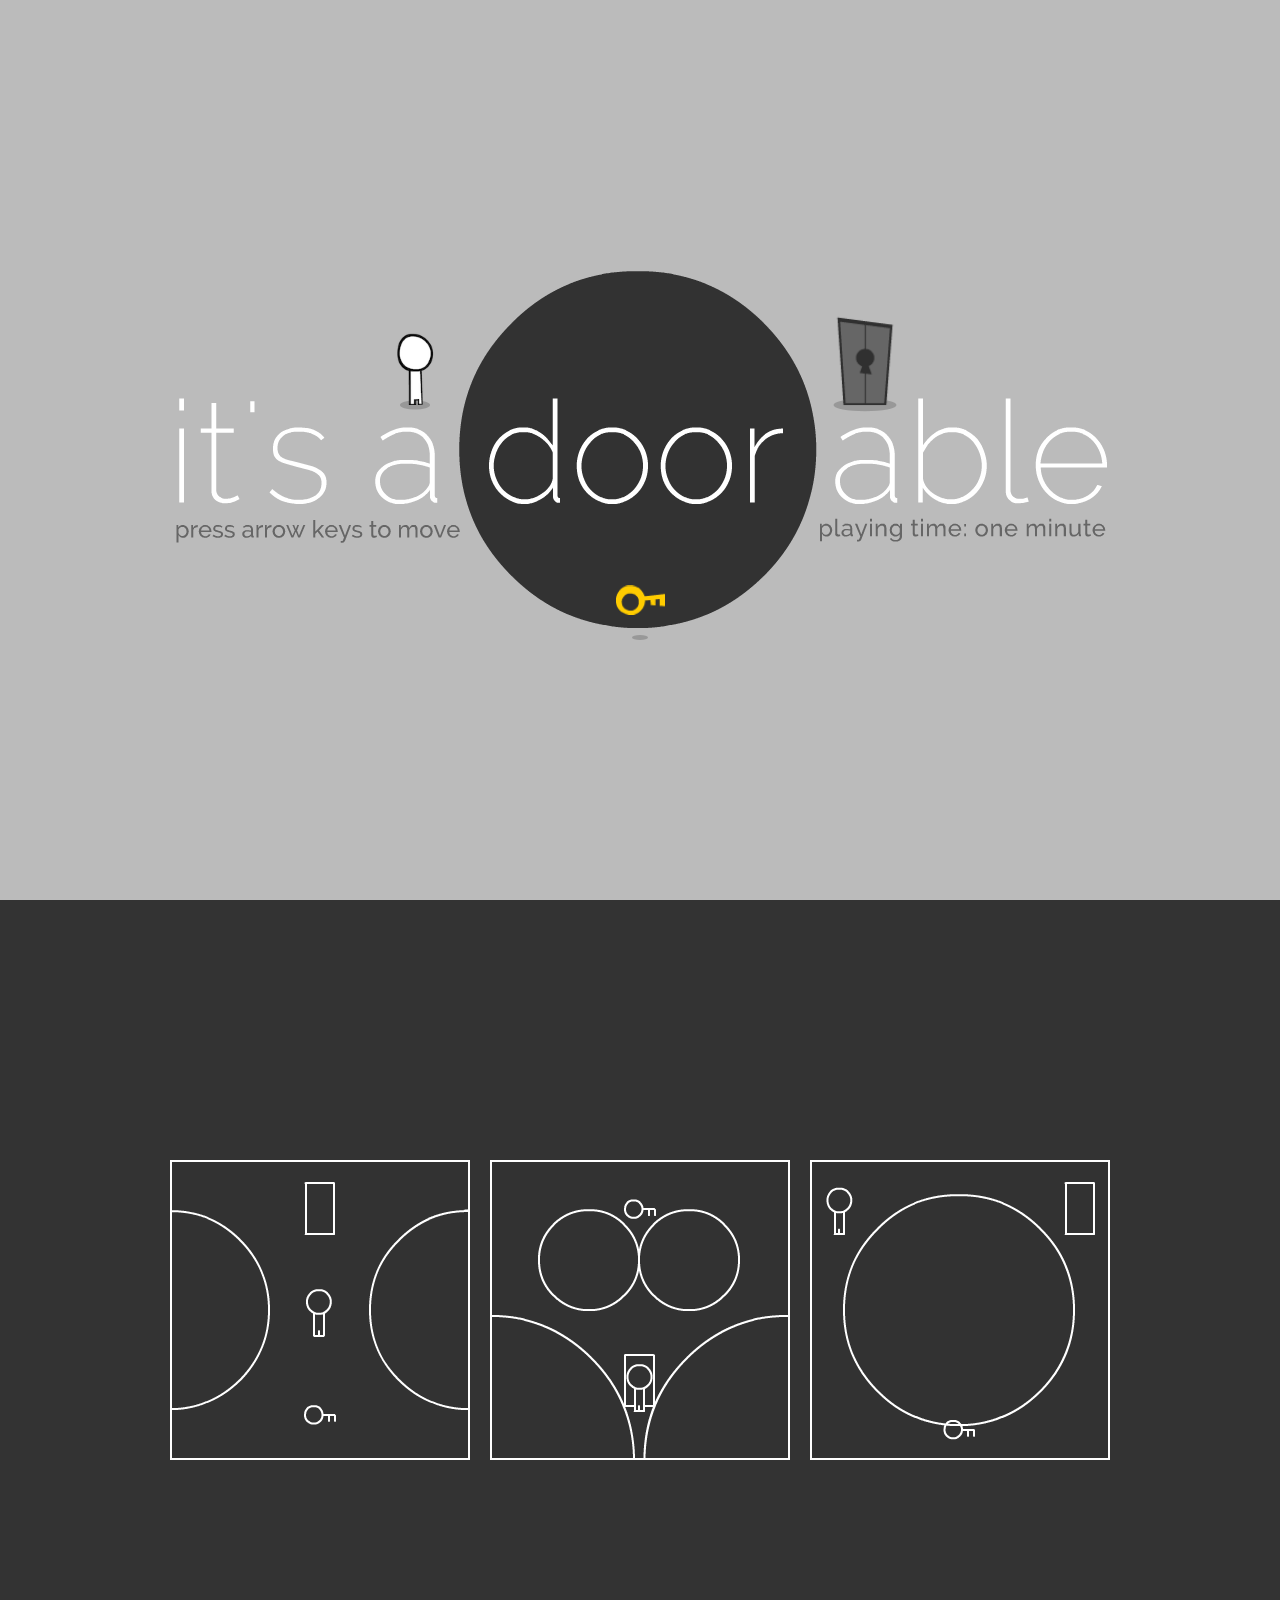
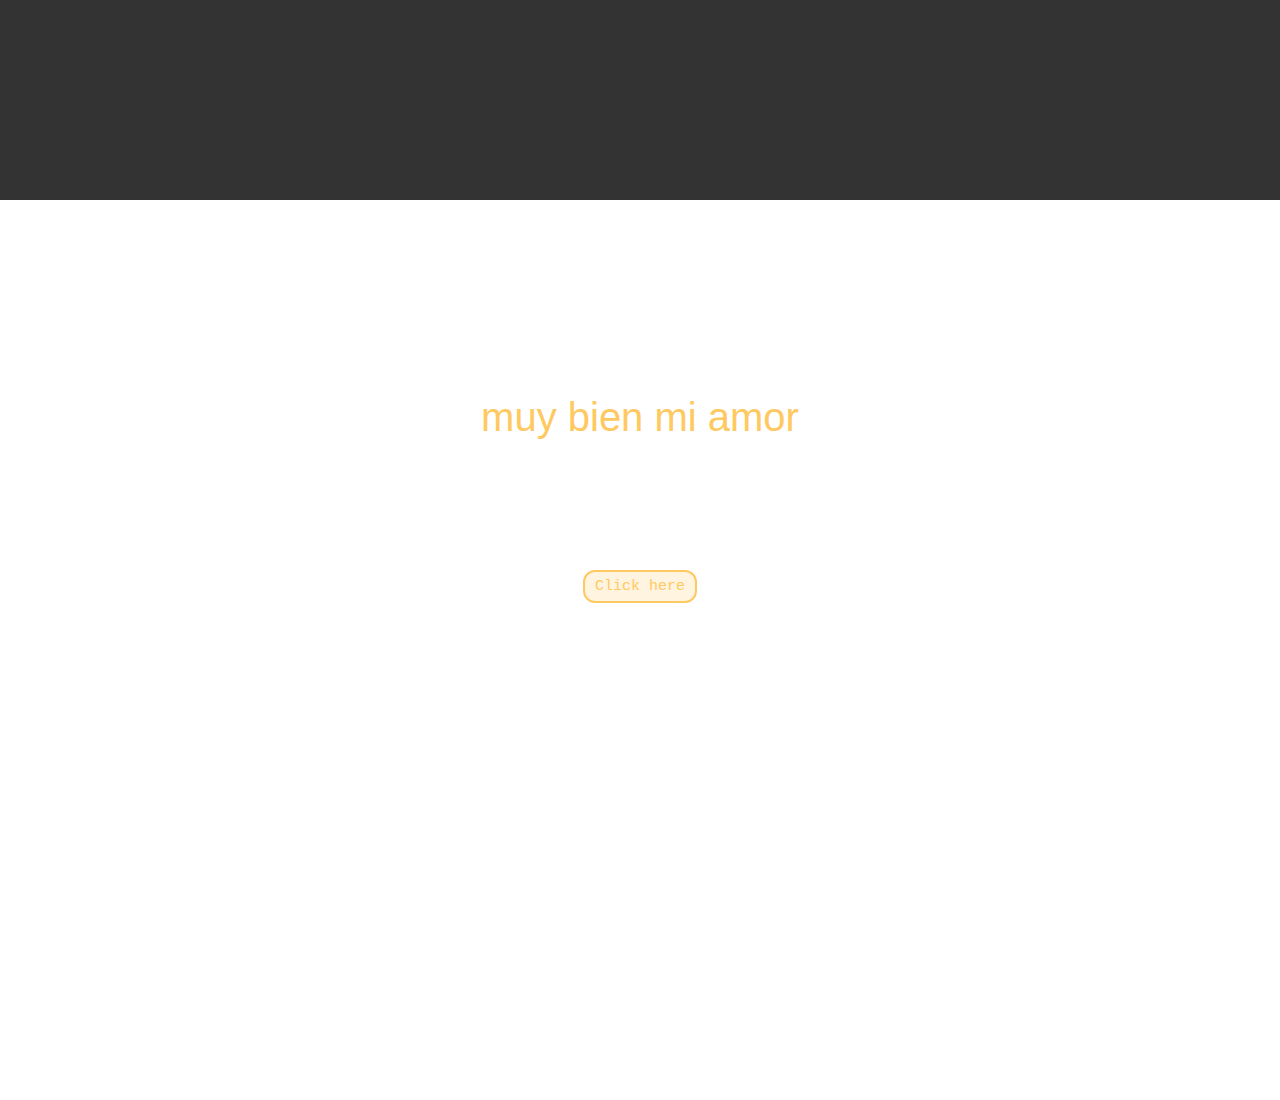
<file: index.html>
<!doctype>
<html>
<head>

	<!-- Place this data between the <head> tags of your website -->
	<title>it's a(door)able</title>
	<meta name="description" content="a one-minute minigame."/>
	<link rel="icon" type="image/png" href="favicon.png">

	<!-- Schema.org markup for Google+ -->
	<meta itemprop="name" content="it's a(door)able">
	<meta itemprop="description" content="a one-minute minigame.">
	<meta itemprop="image" content="http://ncase.me/door/thumbnail.png">

	<!-- Open Graph data -->
	<meta property="og:title" content="it's a(door)able">
	<meta property="og:type" content="website">
	<meta property="og:url" content="http://ncase.me/door/">
	<meta property="og:image" content="http://ncase.me/door/thumbnail.png">
	<meta property="og:description" content="a one-minute minigame.">
	<meta property="og:site_name" content="it's a(door)able">

	<!-- Style -->
	<link rel="stylesheet" type="text/css" href="css/index.css"> 
	<style>
		.noVisible {
			display: none;
			visibility: hidden;
			opacity: 0;
		}
		.endText{
			font-size: 40px;
			color: #FFC961;
			text-align: center;
			margin-top: 20px;
			margin-bottom: 80px;
		}
		.botonPedirCita{
			padding: 6px 10px;
			font-size: 15px;
			cursor: pointer;
			margin: 10px;
			margin-top: 50px;
			font-family: "courier";
			margin-bottom: 10px;
			background-color: #fff4e0;
			color: #FFC961;
			border-radius: 12px;
			border: 2px solid #FFC961;
			transition: 0.3s;
		}
		
		.botonPedirCita:hover{
			background-color: #FFC961;
			color: #ffffff;
  			border: 2px solid #FFC961;
		}
	</style>
</head>
<body>

	<div id="loading"><div>LOADING</div></div>

	<div id="whole_container">

		<!--span style="display:none"-->
		<div id="screen_one">
			<canvas id="canvas_intro"></canvas>
		</div>

		<div id="screen_two">
			<div id="canvas_container">

				<canvas id="canvas_1" width="300" height="380"></canvas>
				<canvas id="canvas_2" width="300" height="380"></canvas>
				<canvas id="canvas_3" width="300" height="380" style="margin:0"></canvas>
				
				<div id="valentines_text"></div>
				<div id="rewind_text">rewinding...</div>
				<div id="replay_text">playing back...</div>

			</div>
		</div>
		<!--/span-->
			
		<div id="screen_three">

			

			<div id="end_container">
				
				<div id="end_text" class="endText">muy bien mi amor</div>
				<div class="noVisible">
					<input id="your_message" placeholder="(enter lovely message)"></input>
					<input id="your_link" readonly></input>
				</div>
				<button class="botonPedirCita" id="continuarCita" onclick="location.href='comienzo.html'">Click here</button>
			</div>
		</div>
		
	</div>
</body>
</html>

<script src="js/Key.js"></script>
<script src="js/game.js"></script>
<script src="js/popup.js"></script>
<script src="js/soundjs-0.6.0.min.js"></script>

<script>
//STAGE = 4;
</script>
</file>
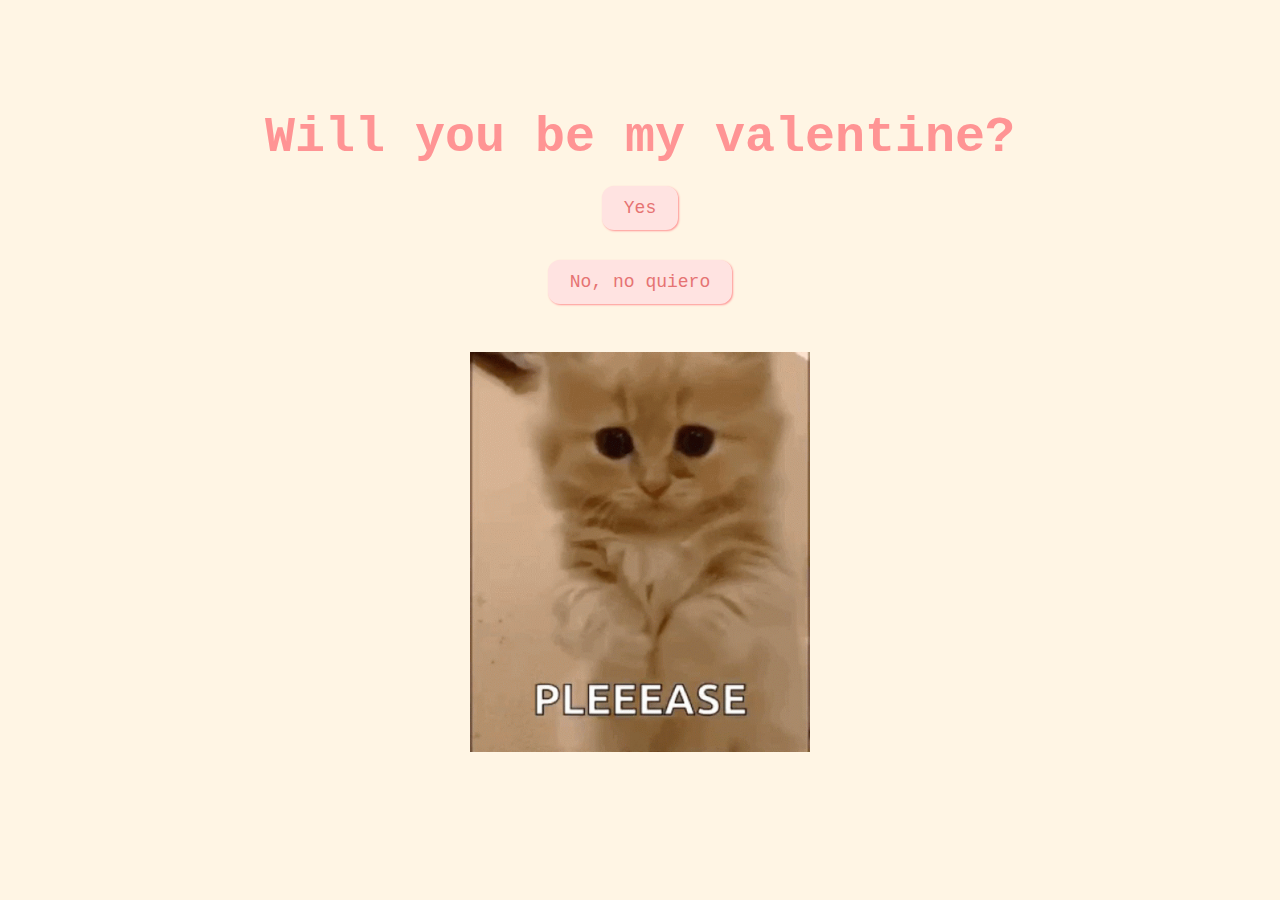
<file: comienzo.html>
<!DOCTYPE html>
<html lang="en">
  <head>
    <meta charset="UTF-8" />
    <meta name="viewport" content="width=device-width, initial-scale=1.0" />
    <title>Be My Valentine</title>
    <link rel="stylesheet" href="css/valentine.css" />
  </head>
  <body>
    <div id="valentineQuestion"><b>Will you be my valentine?</b></div>
    <button class="answerButton" onclick="location.href='thankyou.html'">
      Yes
    </button>
    <button class="answerButton" id="noButton">No, no quiero</button>
    <br />
    <img src="cat.gif" alt="cat asking question" class="responsive" />

    <script>
      document
        .getElementById("noButton")
        .addEventListener("click", function () {
          var yesButton = document.querySelector(
            'button[onclick*="thankyou.html"]'
          );
          var currentFontSize = parseInt(
            window.getComputedStyle(yesButton).fontSize
          );
          yesButton.style.fontSize = currentFontSize + 10 + "px"; // Increase font size by 5px
        });
    </script>
  </body>
</html>
</file>
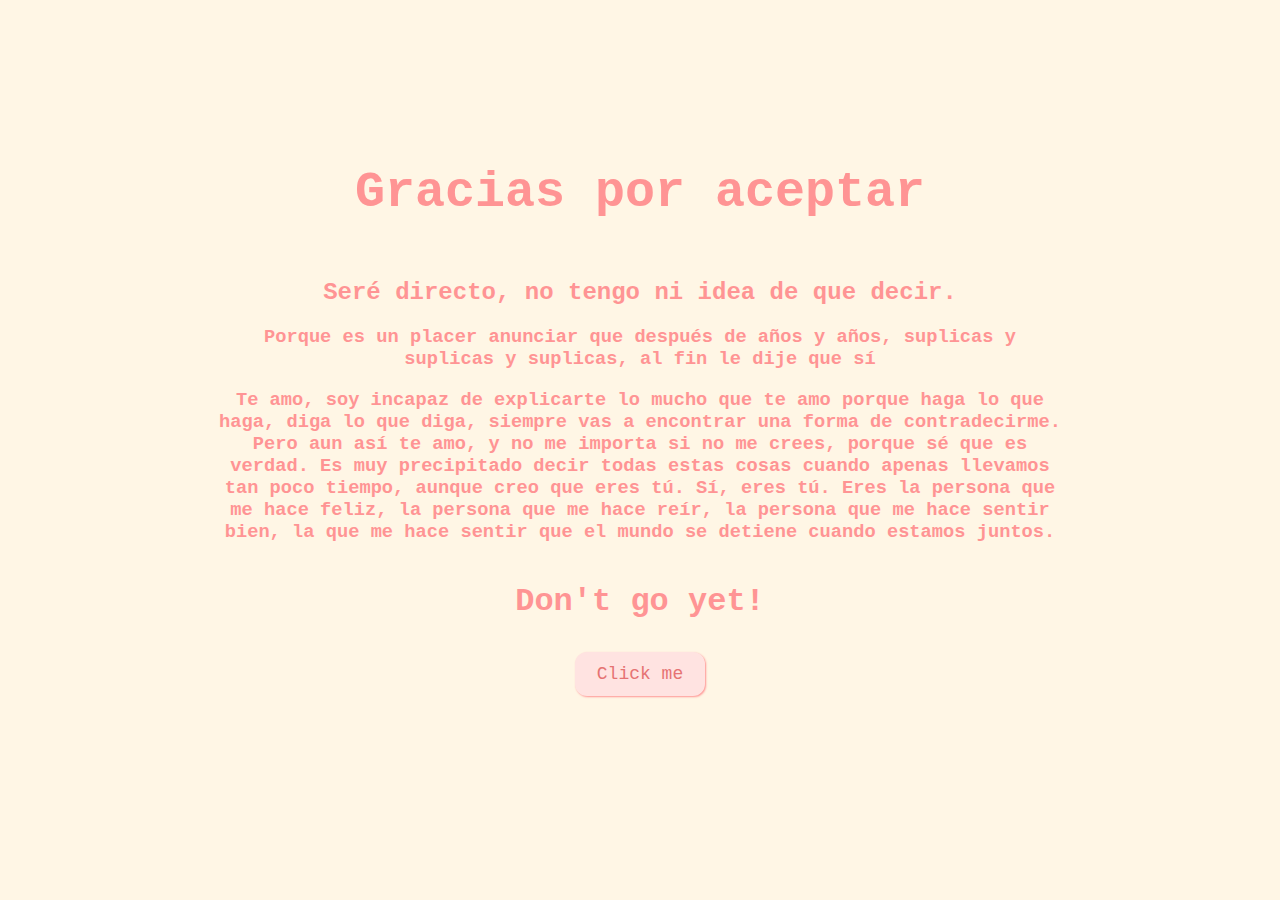
<file: thankyou.html>
<!DOCTYPE html>
<html lang="en">
  <head>
    <meta charset="UTF-8" />
    <meta name="viewport" content="width=device-width, initial-scale=1.0" />
    <title>Thank you</title>
    <link rel="stylesheet" href="css/lastpage.css" />
  </head>
  <body>
    <div id="thankyou"><b>Gracias por aceptar</b></div>

    <br />
    <div class="mensaje">
      <h2>Seré directo, no tengo ni idea de que decir.</h2>
      
      <h3>Porque es un placer anunciar que después de años y años,
        suplicas y suplicas y suplicas, al fin le dije que sí</h3>
      <h3>Te amo, soy incapaz de explicarte lo mucho que te amo porque haga lo que haga,
        diga lo que diga, siempre vas a encontrar una forma de contradecirme. Pero aun así
        te amo, y no me importa si no me crees, porque sé que es verdad. Es muy precipitado 
        decir todas estas cosas cuando apenas llevamos tan poco tiempo, aunque creo que eres tú.
        Sí, eres tú. Eres la persona que me hace feliz, la persona que me hace reír, la persona
        que me hace sentir bien, la que me hace sentir que el mundo se detiene cuando estamos juntos.
      </h3>
      
    </div>
    
    <h1>Don't go yet!</h1>
    <button class="button" onclick="location.href='date.html'">
      Click me
    </button>
  </body>
</html>
</file>
<file: css/index.css>
body{
	margin:0;

	font-family: Helvetica, Arial, sans-serif;
	font-weight: 100;

	overflow: hidden;

}
canvas{
	float:left;
	margin-right: 20px;
}
#whole_container{
	position: absolute;
	width: 100%; height: 100%;
	top:0px;
	-webkit-transition: top 1s ease-in-out;
	-moz-transition: top 1s ease-in-out;
	-ms-transition: top 1s ease-in-out;
	transition: top 1s ease-in-out;
}
#screen_one, #screen_two, #screen_three{
	width:100%; height:100%;
	position: relative;
}
#screen_one{
	background-color: #bbb;
	background-image: url(intro.png);
	background-repeat: no-repeat;
	background-position: 50% 50%;
}
#screen_two{
	background:#333;
}
#screen_three{
	background:#fff;

}
#canvas_container{
	width:940px;
	height:380px;
	position: absolute;
	margin:auto;
	top:0; left:0; right:0; bottom:0;
	background-image: url(levels_bg.png);
	background-repeat: no-repeat;
}

#valentines_text, #rewind_text, #replay_text{
	display: none;
	position: absolute;
	bottom:0;
	width:100%;
	height:50px;
	color:#666;
	font-size: 30px;
	text-align: center;
	letter-spacing: 0px;

	-webkit-transition: letter-spacing 5s ease-out;
	-moz-transition: letter-spacing 5s ease-out;
	-ms-transition: letter-spacing 5s ease-out;
	transition: letter-spacing 5s ease-out;

}
#rewind_text, #replay_text{
	color: #ccc;
	letter-spacing: 2px;
	/*text-align: left;*/
}
#end_container{
	width: 800px;
	height: 550px;
	margin: auto;
	position: absolute;
	top: 0;
	bottom: 0;
	left: 0;
	right: 0;
	font-size: 25px;

	text-align: center;
}
#support{
	font-size: 30px;
	color:#fff;
	background:#ff7f29;
	padding: 10px;
	width:320px;
	border-radius: 10px;
	margin: 10px auto;
	cursor: pointer;

	position: relative;
	top: 0px;

	text-decoration: none;
	
	-webkit-transition: all 0.1s ease-out;
	-moz-transition: all 0.1s ease-out;
	-ms-transition: all 0.1s ease-out;
	transition: all 0.1s ease-out;

}
#support:hover{
	background: #ffce87;
	top: -3px;
}
input#your_message{
	display: block;
	width: 100%;
	font-size: 30px;
	padding: 5px;
	border: 2px solid #ddd;
	margin: 5px 0 40px 0;

	color: #666;
	padding-top: 8px;

	font-family: Helvetica, Arial, sans-serif;
	font-weight: 100;

	text-align: center;
}
input#your_link{
	display: block;
	width: 100%;
	font-size: 15px;
	padding: 5px;
	background: #ddd;
	border:none;
	margin: 5px 0 40px 0;

	color: #666;

	font-family: Helvetica, Arial, sans-serif;
	font-weight: 100;

	text-align: center;
}
#share{
	width:330px;
	margin:5px auto;
	height:50px;
	margin-bottom: 30px;
}
#share > div{
	float: left;
	width: 50px; height: 50px;
	margin-right: 5px;

	opacity: 0.25;
	position: relative;
	top:0;
	cursor: pointer;

	-webkit-transition: all 0.1s ease-out;
	-moz-transition: all 0.1s ease-out;
	-ms-transition: all 0.1s ease-out;
	transition: all 0.1s ease-out;

}
#share > div:hover{
	opacity: 0.7;
	top:-3px;
}
#share_facebook{
	background: url(../icons/facebook.png);
}
#share_twitter{
	background: url(../icons/twitter.png);
}
#share_plus{
	background: url(../icons/plus.png);
}
#share_tumblr{
	background: url(../icons/tumblr.png);
}
#share_reddit{
	background: url(../icons/reddit.png);
}
#share_stumbleupon{
	background: url(../icons/stumbleupon.png);
	margin-right: 0px;
}
#bottom{
	font-size: 17px;
	position: absolute;
	bottom: 10px;
	right: 10px;
	color: #999;
}
#bottom a{
	color: #aaa;
}
#bottom a:hover{
	color: #ccc;
}

#loading{
	position: fixed;
	top:0; left:0;

	width:100%;
	height: 100%;

	background: #333;
	color: #fff;
	font-size: 30px;
	letter-spacing: 5px;
	text-align:center;

	z-index: 1;
}
#loading > div{
	position: absolute;
	margin: auto;
	top:0; left:0; right:0; bottom:0;
	width:100%; height:50px;
}
</file>
<file: css/valentine.css>
body {
  text-align: center;
  margin-top: 30px;
  font-family: "Courier";
  background-color: #fff5e4;
  color: #ff9494;
  height: 90vh;
  display: flex;
  flex-direction: column;
  justify-content: center;
  align-items: center;
}

img {
  height: 400px;
  width: auto;
  padding: 10px;
}

#valentineQuestion {
  font-size: 50px;
  margin-bottom: 10px;
}
.answerButton {
  padding: 10px 20px;
  font-size: 18px;
  cursor: pointer;
  margin: 10px;
  font-family: "courier";
  margin-bottom: 20px;
  background-color: #ffe3e1;
  color: #e67373;
  border-radius: 12px;
  border: 2px solid #ffe3e1;
  box-shadow: 1px 1px 2px #ff9494;
  transition: 0.3s;
}

.answerButton:hover {
  background-color: #ff9494;
  color: #ffe3e1;
  border: 2px solid #ff9494;
  box-shadow: 1px 1px 2px #ffe3e1;
}
</file>
<file: css/lastpage.css>
body {
  text-align: center;
  margin-top: 30px;
  font-family: "Courier";
  background-color: #fff6e5;
  color: #ff9494;
  height: 90vh;
  display: flex;
  flex-direction: column;
  justify-content: center;
  align-items: center;
}
#thankyou {
  max-width: 600px;
  font-size: 50px;
  margin-bottom: 20px;
  color: #ff9494;
}
.button {
  padding: 10px 20px;
  font-size: 18px;
  cursor: pointer;
  margin: 10px;
  font-family: "courier";
  background-color: #ffe3e1;
  color: #e67373;
  border-radius: 12px;
  border: 2px solid #ffe3e1;
  box-shadow: 1px 1px 2px #ff9494;
  transition: 0.3s;
}

.button:hover {
  background-color: #ff9494;
  color: #ffe3e1;
  border: 2px solid #ff9494;
  box-shadow: 1px 1px 2px #ffe3e1;
}
.mensaje{
  width: 90%;
  max-width: 850px;
}
</file>
